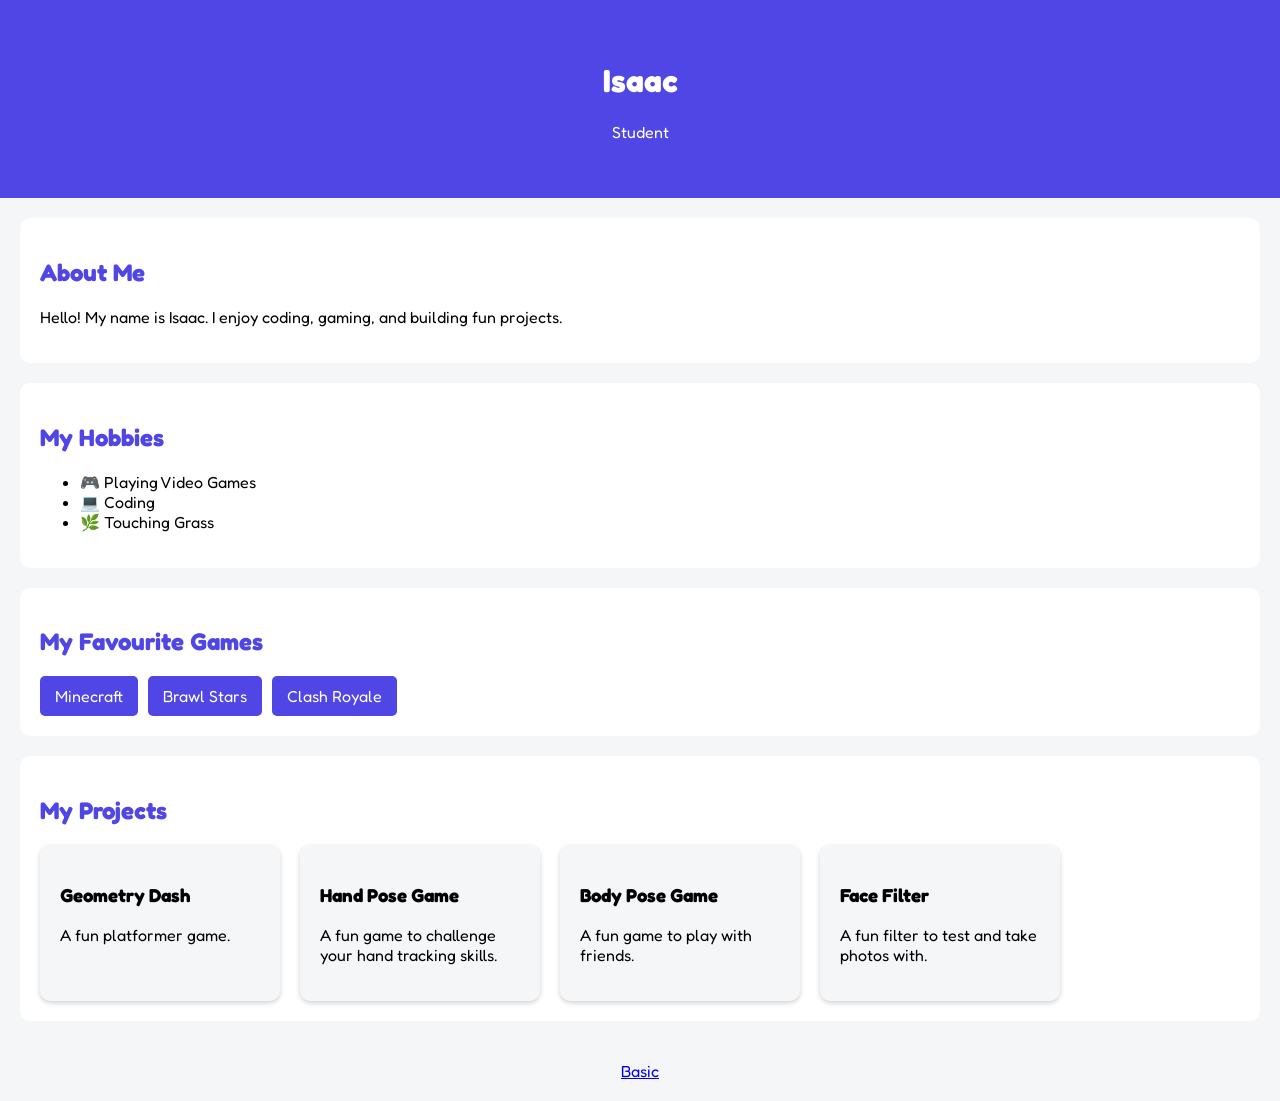
<file: index.html>
<!doctype html>
<html>
  <title>Isaac's Website</title>
  <head>
    <title>My Portfolio</title>
    <meta charset="UTF-8">
    <meta name="viewport" content="width=device-width, initial-scale=1.0">
    <link rel="stylesheet" href="style.css">

    <link rel="preconnect" href="https://fonts.googleapis.com">
    <link rel="preconnect" href="https://fonts.gstatic.com" crossorigin>
    <link href="https://fonts.googleapis.com/css2?family=Fredoka:wght@500&display=swap" rel="stylesheet">   

  </head>

  <body>
    <header>
      <h1>Isaac</h1>
      <p>Student</p>
    </header>

    <!-- About me -->
    <section>
      <h2>About Me</h2>

      <p>
        Hello! My name is Isaac. I enjoy coding, gaming, and building fun projects.
      </p>
    </section>

    <!-- My Hobbies -->
    <section>
      <h2>My Hobbies</h2>
      <ul>
        <li>🎮 Playing Video Games</li>
        <li>💻 Coding</li>
        <li>🌿 Touching Grass</li>
      </ul>
    </section>

    <!-- My Favourite Games Video -->
    <section>
      <h2>My Favourite Games</h2>

      <div class="games">
        <a href="https://www.minecraft.net/en-us">Minecraft</a>
        <a href="https://www.brawlstars.com/">Brawl Stars</a>
        <a href="https://www.clashroyale.com/">Clash Royale</a>
      </div>
    </section>

    <!-- My projects (add each time when a project is completed) -->
    <section>
      <h2>My Projects</h2>

      <div class="projects">
        <a href="02_geometrydash/index.html" class="card">
          <h3>Geometry Dash</h3>
          <p>A fun platformer game.</p>
        </a>

        <a href="03_handposegame/index.html" class="card">
          <h3>Hand Pose Game</h3>
          <p>A fun game to challenge your hand tracking skills.</p>
        </a>

        <a href="04_bodyposegame/index.html" class="card">
          <h3>Body Pose Game</h3>
          <p>A fun game to play with friends.</p>
        </a>

        <a href="05_facefilter/index.html" class="card">
          <h3>Face Filter</h3>
          <p>A fun filter to test and take photos with.</p>
        </a>
      </div>
    </section>

    <footer>
        <a href="basic.html" target ="_blank">Basic</a>
    </footer>
  </body>
</html>
</file>
<file: style.css>
body {
  font-family: Fredoka, sans-serif;
  background-color: #f4f6f8;
  margin: 0;
}

header {
  font-family: Fredoka, sans-serif;
  background-color: #4f46e5;
  color: white;
  text-align: center;
  padding: 40px;
}

section {
  background-color: white;
  margin: 20px;
  padding: 20px;
  border-radius: 10px;
}

h2 {
  font-family: Fredoka, sans-serif;
  color: #4f46e5;
}

.games {
  display: flex;
  gap: 10px;
  flex-wrap: wrap;
}

.games a {
  background-color: #4f46e5;
  color: white;
  text-decoration: none;
  padding: 10px 15px;
  border-radius: 5px;
}

.games a:hover {
  background-color: #3730a3;
}

.projects {
  display: flex;
  gap: 20px;
  flex-wrap: wrap;
}

.card {
  background-color: #f4f6f8;
  width: 200px;
  padding: 20px;
  border-radius: 10px;
  text-decoration: none;
  color: black;
  box-shadow: 0 2px 5px lightgray;
}

.card:hover {
  transform: translateY(-5px);
}

footer {
  text-align: center;
  padding: 20px;
}

.footer a {
  background-color: #4f46e5;
  color: white;
  text-decoration: none;
  padding: 10px 15px;
  border-radius: 5px;
}
</file>
